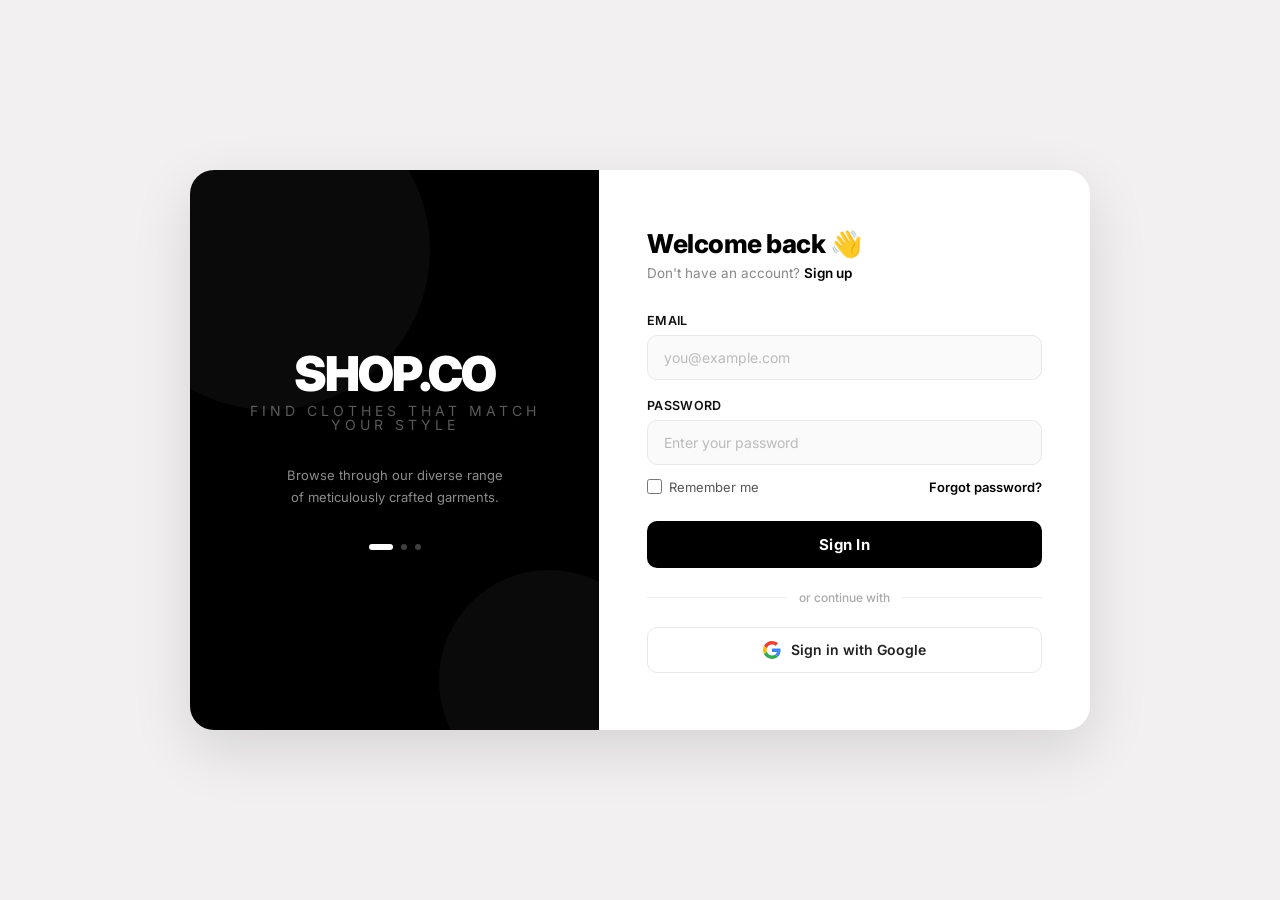
<file: index.html>
<!DOCTYPE html>
<html lang="en">
<head>
    <meta charset="UTF-8">
    <meta name="viewport" content="width=device-width, initial-scale=1.0">
    <title>Login page</title>
    <link rel="stylesheet" href="login.css">
</head>
<body>


  <div class="login-wrapper">

    <!-- LEFT: Brand Panel -->
    <div class="login-left">
      <div class="brand-logo">
        <h1>SHOP.CO</h1>
        <h1><span>Find Clothes That Match Your Style</span></h1>
      </div>
      <p class="brand-tagline">Browse through our diverse range of meticulously crafted garments.</p>
      <div class="brand-dots">
        <span class="active"></span>
        <span></span>
        <span></span>
      </div>
    </div>

    <!-- RIGHT: Login Form -->
    <div class="login-right">
      <h2>Welcome back 👋</h2>
      <p class="subtitle">Don't have an account? <a href="#">Sign up</a></p>

      <div class="form-group">
        <label>Email</label>
        <input  id="email" type="email" placeholder="you@example.com" />
      </div>

      <div class="form-group">
        <label>Password</label>
        <input id="password" type="password" placeholder="Enter your password" />
      </div>

      <div class="form-options">
        <label class="remember-me">
          <input type="checkbox" />
          <span>Remember me</span>
        </label>
        <a href="#" class="forgot-link">Forgot password?</a>
      </div>

      <button onclick=btnfn()  id="login" class="btn-login">Sign In</button>

      <div class="divider">
        <hr /><span>or continue with</span><hr />
      </div>

      <button  class="btn-google">
        <svg viewBox="0 0 48 48" xmlns="http://www.w3.org/2000/svg">
          <path fill="#EA4335" d="M24 9.5c3.54 0 6.71 1.22 9.21 3.6l6.85-6.85C35.9 2.38 30.47 0 24 0 14.62 0 6.51 5.38 2.56 13.22l7.98 6.19C12.43 13.72 17.74 9.5 24 9.5z"/>
          <path fill="#4285F4" d="M46.98 24.55c0-1.57-.15-3.09-.38-4.55H24v9.02h12.94c-.58 2.96-2.26 5.48-4.78 7.18l7.73 6c4.51-4.18 7.09-10.36 7.09-17.65z"/>
          <path fill="#FBBC05" d="M10.53 28.59c-.48-1.45-.76-2.99-.76-4.59s.27-3.14.76-4.59l-7.98-6.19C.92 16.46 0 20.12 0 24c0 3.88.92 7.54 2.56 10.78l7.97-6.19z"/>
          <path fill="#34A853" d="M24 48c6.48 0 11.93-2.13 15.89-5.81l-7.73-6c-2.18 1.48-4.97 2.31-8.16 2.31-6.26 0-11.57-4.22-13.47-9.91l-7.98 6.19C6.51 42.62 14.62 48 24 48z"/>
        </svg>
        Sign in with Google
      </button>
    </div>

  </div>
<script src="./app.js"></script>

</body>
</html>
</file>
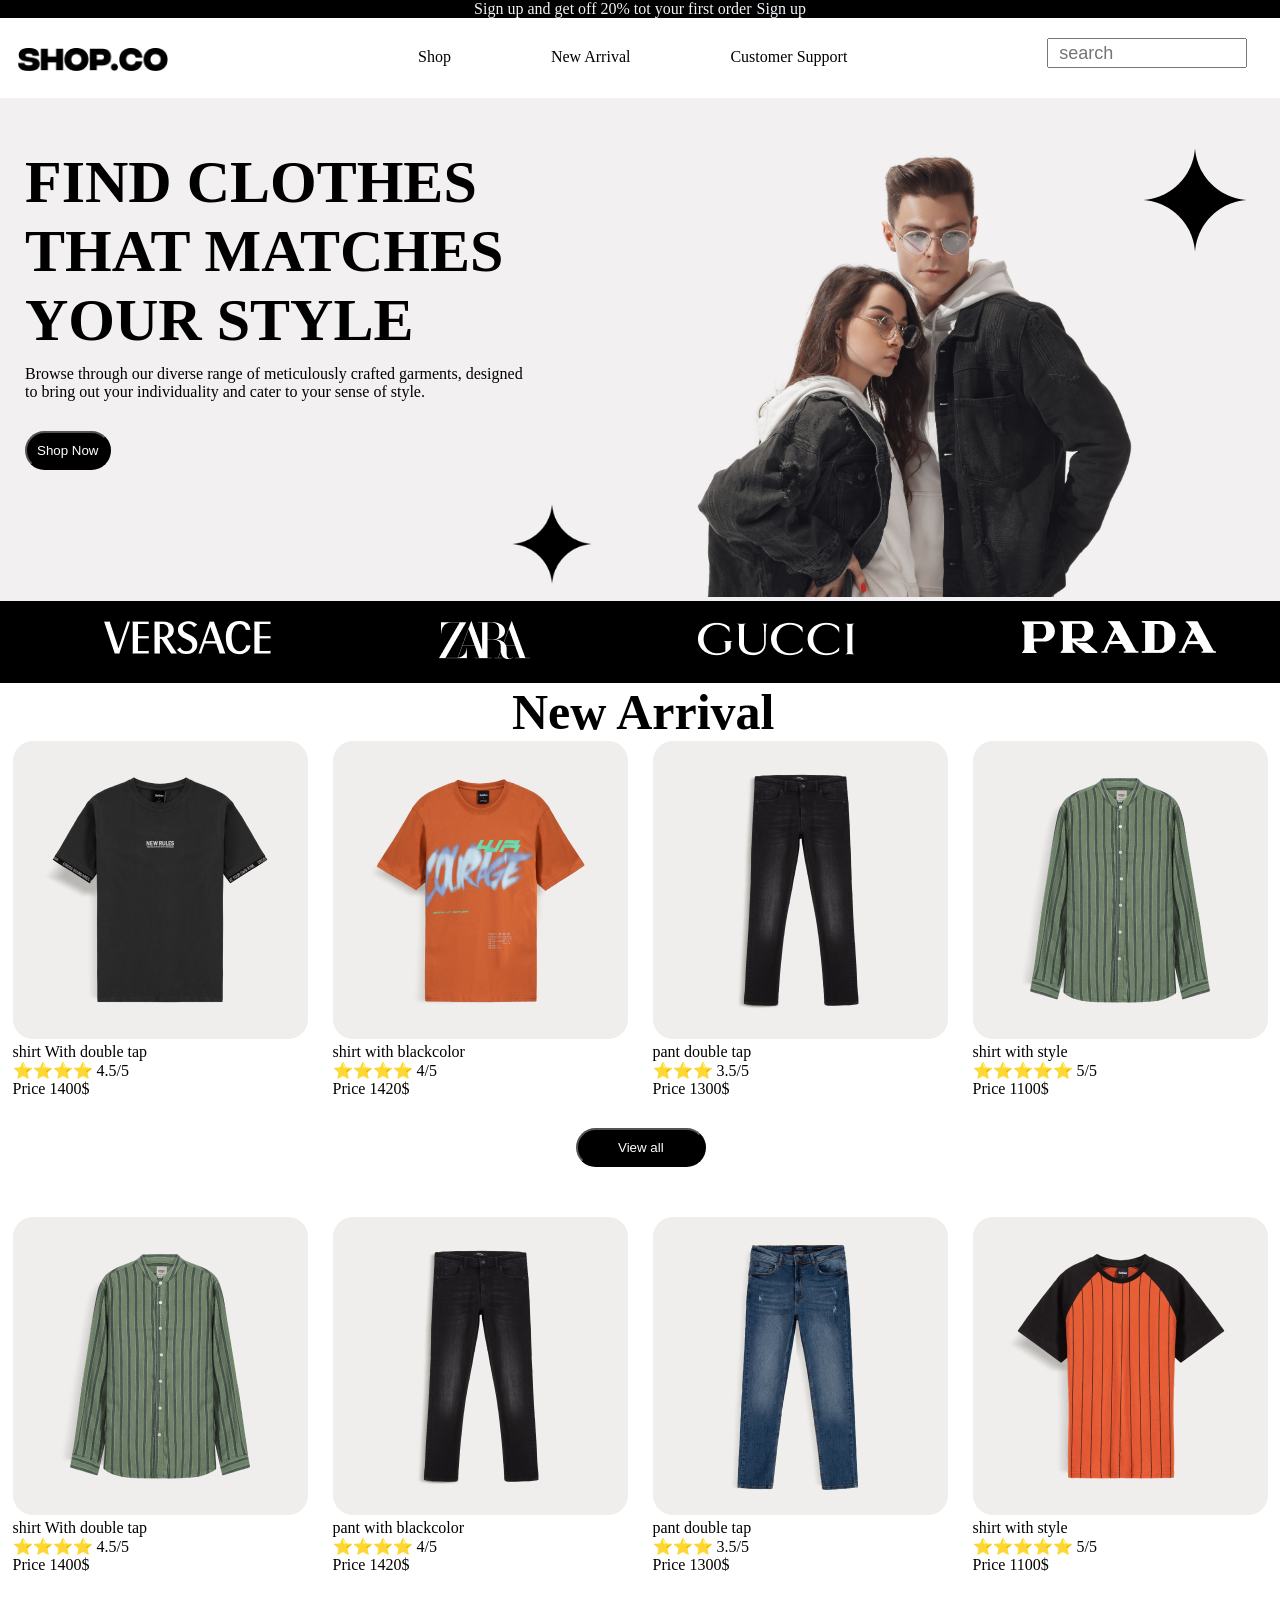
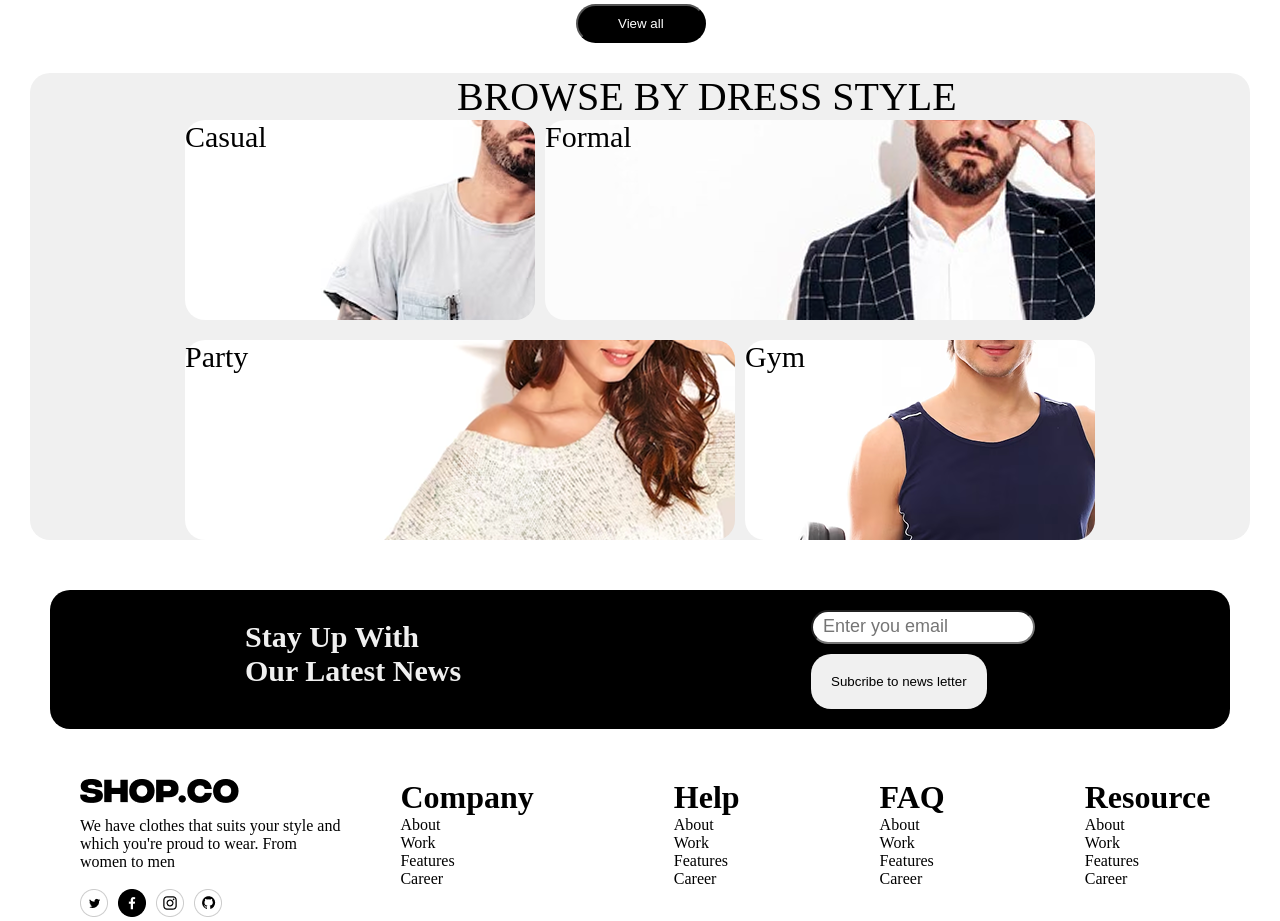
<file: home.html>
<!DOCTYPE html>
<html lang="en">
<head>
    <meta charset="UTF-8">
    <meta name="viewport" content="width=device-width, initial-scale=1.0">
    <title>Shop.co</title>
    <link rel="stylesheet" href="style.css">
</head>
    <body>
    <div class="top-bar">Sign up and get off 20% tot your first order<a style="color: aliceblue; margin-left: 5px;" href="#">Sign up</a></div>
     <div class="item box1 nav-bar">
    <div><img class="logo" src="./Assets/images/SHOP.CO.png" alt="logo"></div>
    <div class="text">
        <ul>
            <li><a href="#">Shop</a></li>
            <li><a href="#">New Arrival</a></li>
            <li><a href="#">Customer Support</a></li>
    </ul>
</div>
<div class="search"><input  type="search" placeholder="search"></div>
        </div>
        <div class="container">
        <div class="item-box2">
            <div>
            <div class="text-1">FIND CLOTHES<BR/>THAT MATCHES<BR/>YOUR STYLE</div>
            <div class="text-2">Browse through our diverse range of meticulously crafted garments, designed <br/> to bring out your individuality and cater to your sense of style.</div>
            <div class="btn"><button>Shop Now</button></div>
            </div>
            <div class="img-2"><img style="margin-left: 150px;" width="470px" src="./Assets/images/cahracter.jpg" alt="cahracter"></div>
        <div><img src="./Assets/images/Vector.png" alt="Vector"></div>
        <div class="Vector-1"><img src="./Assets/images/Vector.png" alt="Vector"></div>
        </div>
        <div class="item-box3">
            <div><img src="./Assets/images/Group.png" alt="Versace"></div>
            <div><img src="./Assets/images/zara-logo-1 1.png" alt="Zara"></div>
            <div><img src="./Assets/images/gucci-logo-1 1.png" alt="Gussi"></div>
            <div><img src="./Assets/images/prada-logo-1 1.png" alt="prada"></div>
        </div>
        <div class="item-box4">
            <div class="text-3">New Arrival</div>
        </div>
        <div class="item-box5">
        </div>
       
        <div class="item-box7">
            <button style="padding: 10px 40px 10px 40px;">View all</button>
        </div>
        <!-- product inventory line2/ -->
        <div class="item-box8">
        </div>
       
        <div class="item-box10">
            <button style="padding: 10px 40px 10px 40px;">View all</button>
        </div>
        <div class="appearal">
            <div style="font-size: 40px;font-weight: 500; padding-left: 35%;">BROWSE BY DRESS STYLE</div>
            <div class="appearal-1">
            <div class="appear-100">Casual</div>
            <div class="appear-101">Formal</div>
            </div>
            <div class="appearal-2">
                <div class="appear-102">Party</div>
                <div class="appear-103">Gym</div>
            </div>
        </div>
        <div class="footer">
            <div class="footer-bar">
             <div class="bar-text">Stay Up With<br/>Our Latest News</div>
             <div class="bar-inputs">
                <div class="input-email"><input type="email" placeholder="Enter you email"></div>
                <button>Subcribe to news letter</button>
            </div>
        </div>
        <div class="section">
            <div class="section-1">
         <div class="link-footer">
                <div><img src="../Assets/images/SHOP.CO.png"/></div>
                <div style="margin-top: 10px;">We have clothes that suits your style and<br/> which you're proud to wear. From <br/>women to men</div><br/></div>
                <div class="icons-footer">
                    <div><img src="./Assets/images/twitter.png"/> </div>
                    <div><img src="./Assets/images/facebbok.png"/> </div>
                    <div><img src="./Assets/images/instagram.png"/> </div>
                    <div><img src="./Assets/images/github.png"/> </div>
                </div>
                </div>
                <div>
                    <div class="list-section">
                    <div class="list-section=1" style="list-style: none;">
                        <li>
                            <ul><h1>Company</h1></ul>
                            <ul>About</ul>
                            <ul>Work</ul>
                            <ul>Features</ul>
                            <ul>Career</ul>
                        </li>
                    </div>
                    <div class="list-section-2" style="list-style: none;">
                        <li>
                            <ul><h1>Help</h1></ul>
                            <ul>About</ul>
                            <ul>Work</ul>
                            <ul>Features</ul>
                            <ul>Career</ul>
                        </li>
                    </div>
                    <div class="list-section-3" style="list-style: none;">
                        <li>
                            <ul><h1>FAQ</h1></ul>
                            <ul>About</ul>
                            <ul>Work</ul>
                            <ul>Features</ul>
                            <ul>Career</ul>
                        </li>
                    </div>
                    <div class="list-section-4" style="list-style: none;">
                        <li>
                            <ul><h1>Resource</h1></ul>
                            <ul>About</ul>
                            <ul>Work</ul>
                            <ul>Features</ul>
                            <ul>Career</ul>
                        </li>
                    </div>
                    </div>
                </div>
                </div>
    </div>
</body>
<script src="./app.js"></script>
</html>
</file>
<file: login.css>
@import url('https://fonts.googleapis.com/css2?family=Inter:wght@300;400;500;600;700;800;900&display=swap');

    * {
      margin: 0;
      padding: 0;
      box-sizing: border-box;
    }

    body {
      font-family: 'Inter', sans-serif;
      background-color: #f2f0f1;
      min-height: 100vh;
      display: flex;
      align-items: center;
      justify-content: center;
    }

    .login-wrapper {
      display: flex;
      width: 900px;
      min-height: 560px;
      border-radius: 24px;
      overflow: hidden;
      box-shadow: 0 20px 60px rgba(0, 0, 0, 0.12);
    }

    /* LEFT PANEL */
    .login-left {
      flex: 1;
      background: #000000;
      display: flex;
      flex-direction: column;
      align-items: center;
      justify-content: center;
      padding: 48px 40px;
      position: relative;
      overflow: hidden;
    }

    .login-left::before {
      content: '';
      position: absolute;
      width: 320px;
      height: 320px;
      background: rgba(255,255,255,0.04);
      border-radius: 50%;
      top: -80px;
      left: -80px;
    }

    .login-left::after {
      content: '';
      position: absolute;
      width: 220px;
      height: 220px;
      background: rgba(255,255,255,0.04);
      border-radius: 50%;
      bottom: -60px;
      right: -60px;
    }

    .brand-logo {
      text-align: center;
      margin-bottom: 32px;
      z-index: 1;
    }

    .brand-logo h1 {
      font-size: 48px;
      font-weight: 900;
      color: #ffffff;
      letter-spacing: -2px;
      line-height: 1;
      text-transform: uppercase;
    }

    .brand-logo h1 span {
      color: #ffffff;
      opacity: 0.35;
      font-size: 14px;
      font-weight: 400;
      letter-spacing: 4px;
      display: block;
      margin-top: 6px;
      text-transform: uppercase;
    }

    .brand-tagline {
      color: rgba(255,255,255,0.55);
      font-size: 13px;
      font-weight: 400;
      text-align: center;
      line-height: 1.7;
      z-index: 1;
      max-width: 220px;
    }

    .brand-dots {
      display: flex;
      gap: 8px;
      margin-top: 36px;
      z-index: 1;
    }

    .brand-dots span {
      width: 6px;
      height: 6px;
      border-radius: 50%;
      background: rgba(255,255,255,0.25);
    }

    .brand-dots span.active {
      background: #ffffff;
      width: 24px;
      border-radius: 4px;
    }

    /* RIGHT PANEL */
    .login-right {
      flex: 1.2;
      background: #ffffff;
      display: flex;
      flex-direction: column;
      justify-content: center;
      padding: 52px 48px;
    }

    .login-right h2 {
      font-size: 26px;
      font-weight: 800;
      color: #000000;
      margin-bottom: 6px;
      letter-spacing: -0.5px;
    }

    .login-right p.subtitle {
      font-size: 13.5px;
      color: #888;
      margin-bottom: 32px;
      font-weight: 400;
    }

    .login-right p.subtitle a {
      color: #000;
      font-weight: 600;
      text-decoration: none;
    }

    .login-right p.subtitle a:hover {
      text-decoration: underline;
    }

    .form-group {
      margin-bottom: 18px;
    }

    .form-group label {
      display: block;
      font-size: 12.5px;
      font-weight: 600;
      color: #111;
      margin-bottom: 7px;
      letter-spacing: 0.3px;
      text-transform: uppercase;
    }

    .form-group input {
      width: 100%;
      padding: 13px 16px;
      border: 1.5px solid #e8e8e8;
      border-radius: 10px;
      font-size: 14px;
      font-family: 'Inter', sans-serif;
      color: #111;
      background: #fafafa;
      outline: none;
      transition: all 0.2s;
    }

    .form-group input:focus {
      border-color: #000;
      background: #fff;
      box-shadow: 0 0 0 3px rgba(0,0,0,0.06);
    }

    .form-group input::placeholder {
      color: #bbb;
    }

    .form-options {
      display: flex;
      justify-content: space-between;
      align-items: center;
      margin-bottom: 26px;
      margin-top: -4px;
    }

    .remember-me {
      display: flex;
      align-items: center;
      gap: 7px;
      cursor: pointer;
    }

    .remember-me input[type="checkbox"] {
      width: 15px;
      height: 15px;
      accent-color: #000;
      cursor: pointer;
    }

    .remember-me span {
      font-size: 13px;
      color: #555;
    }

    .forgot-link {
      font-size: 13px;
      color: #000;
      font-weight: 600;
      text-decoration: none;
    }

    .forgot-link:hover {
      text-decoration: underline;
    }

    .btn-login {
      width: 100%;
      padding: 14px;
      background: #000000;
      color: #ffffff;
      border: none;
      border-radius: 10px;
      font-size: 15px;
      font-weight: 700;
      font-family: 'Inter', sans-serif;
      cursor: pointer;
      letter-spacing: 0.3px;
      transition: background 0.2s, transform 0.1s;
    }

    .btn-login:hover {
      background: #222;
    }

    .btn-login:active {
      transform: scale(0.99);
    }

    .divider {
      display: flex;
      align-items: center;
      gap: 12px;
      margin: 22px 0;
    }

    .divider hr {
      flex: 1;
      border: none;
      border-top: 1.5px solid #eee;
    }

    .divider span {
      font-size: 12px;
      color: #aaa;
      font-weight: 500;
    }

    .btn-google {
      width: 100%;
      padding: 13px;
      background: #fff;
      border: 1.5px solid #e8e8e8;
      border-radius: 10px;
      font-size: 14px;
      font-weight: 600;
      font-family: 'Inter', sans-serif;
      color: #222;
      cursor: pointer;
      display: flex;
      align-items: center;
      justify-content: center;
      gap: 10px;
      transition: border-color 0.2s, box-shadow 0.2s;
    }

    .btn-google:hover {
      border-color: #bbb;
      box-shadow: 0 2px 8px rgba(0,0,0,0.06);
    }

    .btn-google svg {
      width: 18px;
      height: 18px;
    }

    @media (max-width: 700px) {
      .login-wrapper {
        flex-direction: column;
        width: 95vw;
        min-height: unset;
      }
      .login-left {
        padding: 36px 24px;
        min-height: 180px;
      }
      .login-right {
        padding: 36px 24px;
      }
    }
</file>
<file: style.css>
*{
    margin: 0;
    padding: 0;
}

.top-bar{
    background-color: #000000;
    color: #F2F0F1;
    text-align: center;
}
.container{
    background-color: white;
}

.logo{
  margin-left: 18px;
  margin-top: 30px;
   width: 150px;

}

.nav-bar{
    display: flex;
    flex-direction: row;
}

.text{
    margin-left:250px;
    margin-top: 30px;

}

ul{
display:flex ;
list-style: none;
gap: 100px;
}

a{
    text-decoration: none;
    color: black;
}

.search{
    margin-top: 20px;
    margin-left: 200px; 
    margin-bottom: 20px;
}
input{
    width: 200px;
    height: 30px;
    padding: 10px;
    font-size: 18px;
}


.text-1{
    font-size: 60px;
    font-weight: 700;
}

.text-2{
    font-weight: 400;
    margin-top: 10px;
}

.item-box2{
    margin-top: 10px;
    padding-top: 50px;
    padding-left: 25px;
    display: flex;
    flex-direction: row;
    background-color: #F2F0F1; 
}

.btn button{
    background-color: black;
    color: white;
    border-radius: 20px;
    padding: 10px;
     margin-top: 30px;
}

.Vector-1 img{
    position: absolute;
    height: 80px;
    top: 56%;
    left: 40%;
}

.item-box3{
    display: flex;
    background-color: black;
    width: 100%;
    justify-content: space-around;
    padding: 20px;

}

.item-box4{
    font-weight: 800;
    font-size: 50px;
    margin-left: 40%;
}

.item-box5{
    display: flex;
    justify-content: space-around;
}

.item-box6{
    display: flex;
    justify-content: space-around;
}

.item-box7 button{
    background-color: black;
    color: white;
    border-radius: 20px;
    padding: 10px;
    margin-top: 30px;
    margin-left: 45%;
}

.item-box8{
    display: flex;
    justify-content: space-around;
    margin-top: 50px;
}

.item-box9{
    display: flex;
    justify-content: space-around;
}

.item-box10 button{
    background-color: black;
    color: white;
    border-radius: 20px;
    padding: 10px;
    margin-top: 30px;
    margin-left: 45%;
}

.appearal{
background-color: #F0F0F0;
margin: 30px;
border-radius: 20px;
}

.appearal-1{
    display:flex ;
    justify-content: center;
    gap: 10px;
}

.appearal-2{
display: flex;
margin-top: 20px;
justify-content: center;
gap: 10px;
}

.appear-100{
    background-image: url(./Assets/images/casual.png);
    height: 200px;
    width: 350px;
    border-radius: 20px;
    font-size: 30px;
    
}

.appear-101{
    background-image: url(./Assets/images/formal.png);
     height: 200px;
     width: 550px;
       border-radius: 20px;
        font-size: 30px;
       

}


.appear-102{
    background-image: url(./Assets/images/party.png);
     height: 200px;
    width: 550px;
      border-radius: 20px;
       font-size: 30px;
}

.appear-103{
    background-image: url(./Assets/images/gym.png);
     height: 200px;
    width: 350px;
      border-radius: 20px;
       font-size: 30px;
}


/* .footer{
    background-color: gray;
    width: 1000%;
    height: 200px;
} */


.footer-bar{
    background-color:#000000;
    display: flex;
    justify-content: space-around;
    border-radius: 20px;
    margin: 50px;
    padding: 20px;
}

.bar-text{
    font-size: 30px;
    font-weight: 600;
    color: #F0F0F0;
    padding-top: 10px;
    
}

.bar-inputs button{
    background-color: #F0F0F0;
    border-radius: 20px;
    border-style: none;
    padding: 20px;
    margin-top: 10px;
}

.input-email input{
    border-radius: 20px;
    height: 10px;
}

.icons-footer{
    display: flex;
    gap: 10px;
    margin-left: 80px;
}

.link-footer{
    margin-left: 80px;
}

.list-section{
    display: flex;
    gap: 140px;
    margin-left: 10px;
}
.section{
    display: flex;
    gap: 50px;
}

/* @media screen and (min-width:375px) {

    
.container{
    background-color: white;
}

.logo{
  margin-left: 1.8px;
  margin-top: 0.3px;
   width: 20px;

}

.nav-bar{
    display: flex;
    flex-direction: row;
}

.text{
    margin-left:10px;
    margin-top: 0.3px;

}

ul{
display:flex ;
list-style: none;
gap: 10px;
}

a{
    text-decoration: none;
    color: black;
}

.search{
    margin-top: 2px;
    margin-left: 100px; 
    margin-bottom: 2px;
}
input{
    width: 20px;
    height: 3px;
    padding: 1px;
    font-size: 12px;
}


.text-1{
    font-size: 30px;
    font-weight: 700;
}

.text-2{
    font-weight: 400;
    margin-top: 1px;
}

.item-box2{
    margin-top: 1px;
    padding-top: 5px;
    padding-left: 2.5px;
    display: flex;
    flex-direction: row;
    background-color: #F2F0F1; 
}

.img-2{
    position: sticky;
    top: 10px;
}

button{
    background-color: black;
    color: white;
    border-radius: 2px;
    padding: 1px;
     margin-top: 3px;
}

.Vector-1{
    position: absolute;
    top: 56%;
    left: 40%;
}

.item-box3{
    display: flex;
    background-color: black;
    width: 100%;
    justify-content: space-around;
    padding: 2px;

}
} */


@media (max-width: 375px) {
    
    
    .container {
        padding: 0;
    }

    .top-bar {
        font-size: 10px;
    
    }

    .nav-bar {
        flex-direction: row;
    }

    .logo {
        width: 80px;
        position: relative;
        bottom: 10px;
    }

    .text {
        margin: 10px 0; 
    }

    ul {
        flex-direction: row;
        gap: 10px;
        font-size: 10px;
    }
    
    .search {

        margin: 10px;
    }

    input {
        width: 90%; 
        max-width: 250px; 
        height: 20px; 
        font-size: 14px; 
        padding: 5px 10px;
    }
    
    
    .item-box2 {
        flex-direction: column;
        padding: 20px 0; 
        align-items: center;
    }
    
    .img-2 img {
        width: 100%;
        max-width: 300px;
        margin: 20px 0 !important; 
        height: auto;
    }

    .text-1 {
        font-size: 36px; 
        text-align: center;
        line-height: 1.1;
    }

    .text-2 {
        font-size: 14px;
        text-align: center;
        margin-top: 10px;
    }
    
    .btn button {
        display: block;
        margin: 20px auto 0; 
    }
    
    .Vector-1 img {
        display: none; 
    }
    
    .item-box3,
    .item-box5,
    .item-box6,
    .item-box8,
    .item-box9 {
        flex-direction: column;
        gap: 20px; 
        padding: 10px 0; 
        align-items: center;
    }

    .item-box5 img,
    .item-box8 img {
        width: 90%;
        max-width: 250px;
        height: auto;
    }

    .item-box4 {
        font-size: 30px; 
        margin-left: 0;
        text-align: center;
        padding: 20px 0;
    }
    
    .item-box7 button,
    .item-box10 button {
        margin: 30px auto;
        display: block;
    }


    .appearal {
        margin: 10px; 
        padding: 10px 5px;
    }
    
    .appearal > div:first-child {
        font-size: 28px !important; 
        padding-left: 0 !important;
    }

 .appear-101,.appear-102,.appear-103,.appear-100{
        font-size: 15px;
        padding-top: 10px;
        padding-left: 20px;
    }

.appear-100 {
background-image: url(./Assets/images/casual.png);
}

.footer-bar{
    margin-left: 5px;
    width: 260px;
}
.footer-bar>.bar-text{font-size: 18px;
margin-right: 20px;
}

.link-footer,.icons-footer{
    font-size: 10px;
    margin-left: 0;
}

}
</file>
